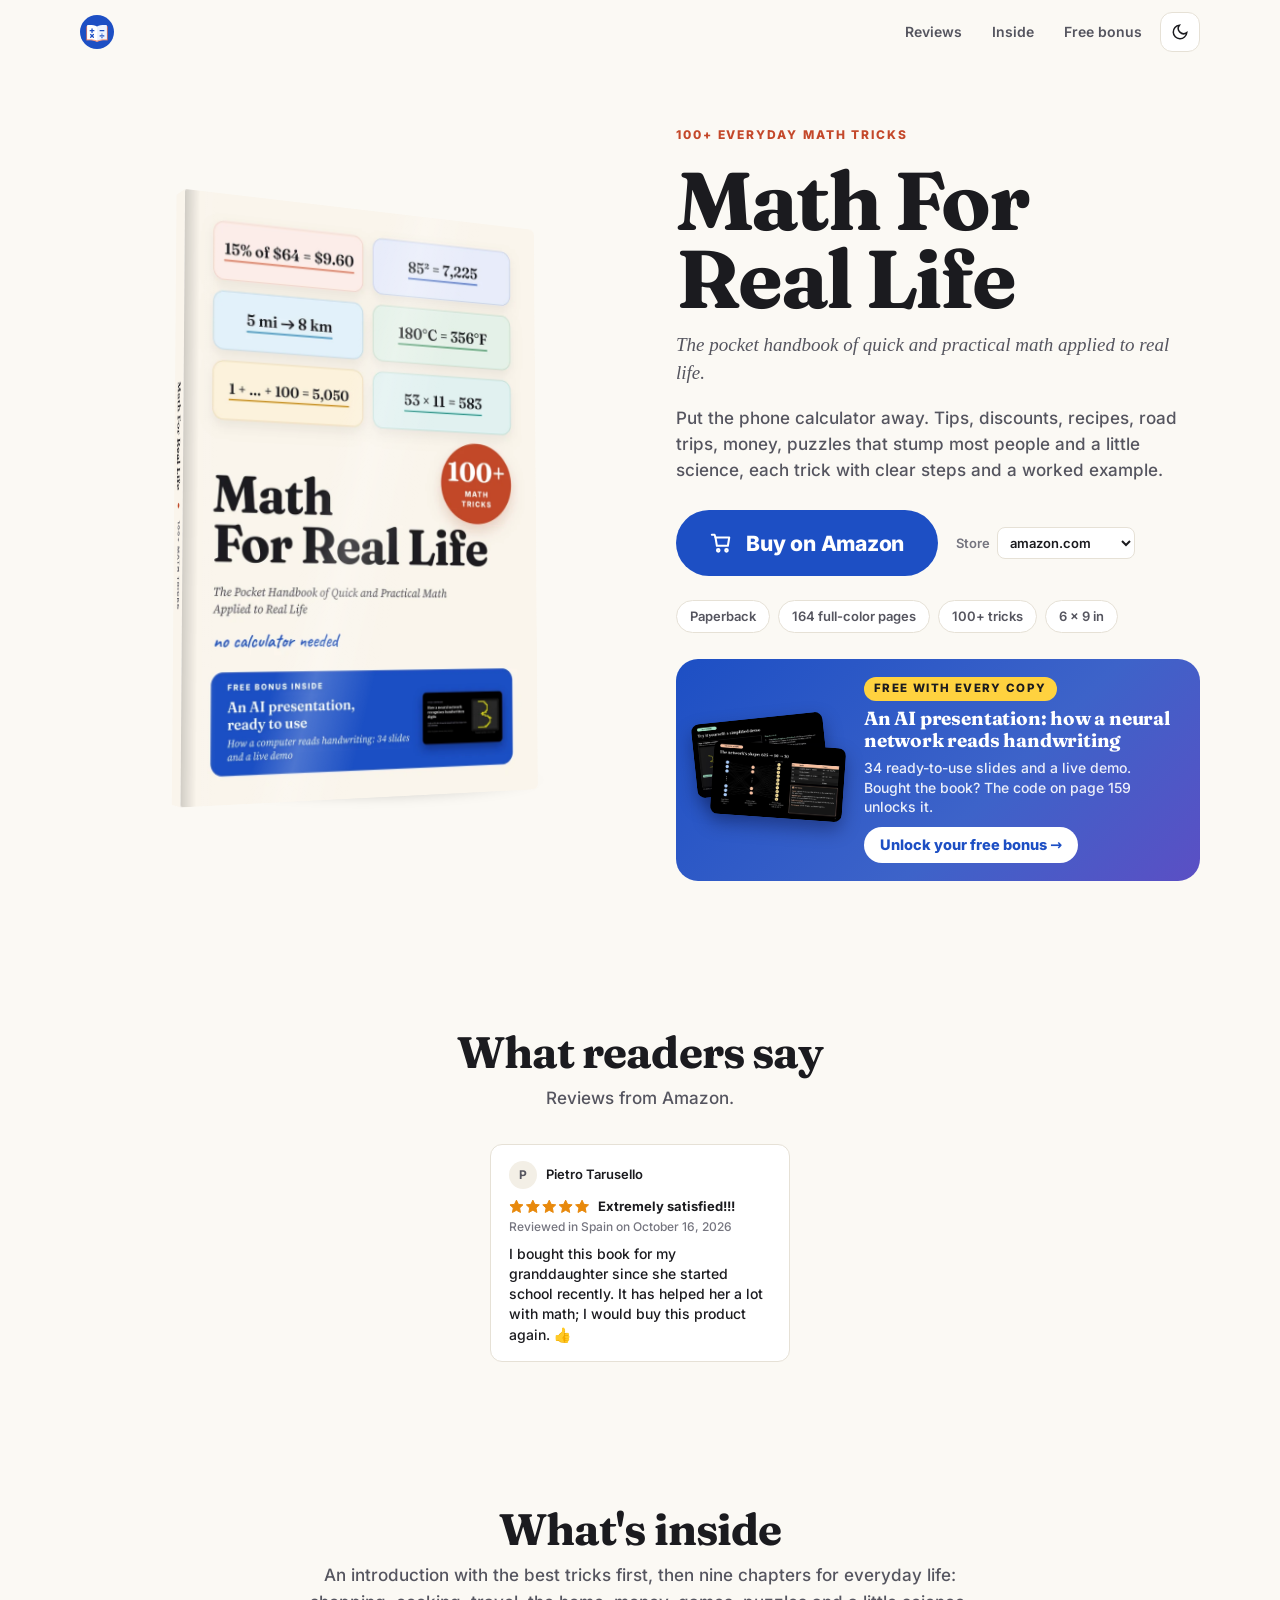
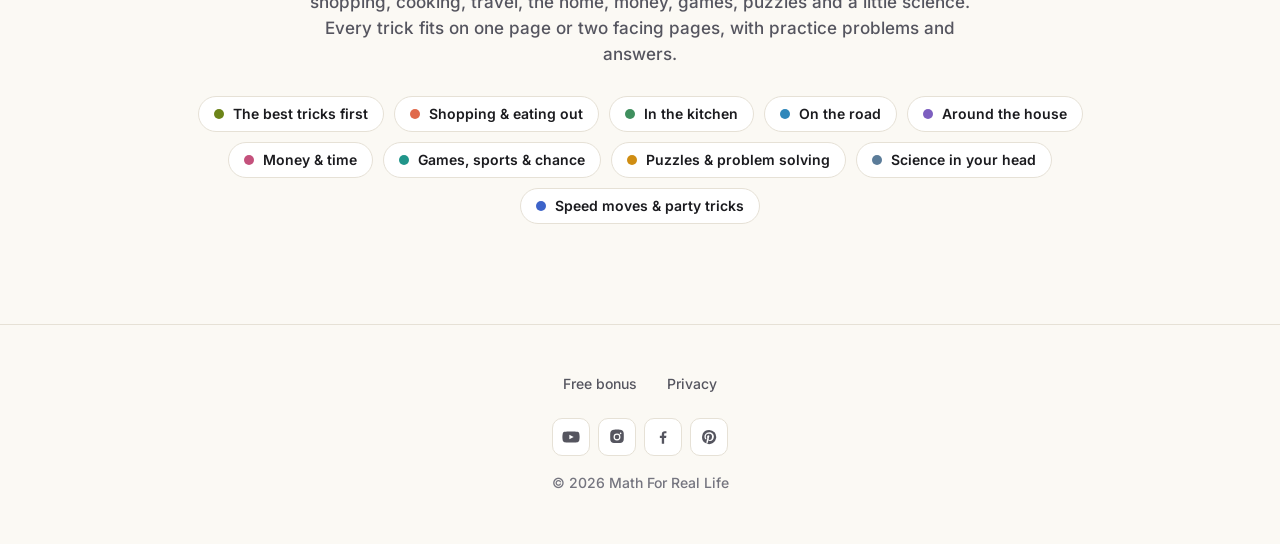
<file: index.html>
<!doctype html>
<html lang="en-US">
<head>
<meta charset="utf-8">
<meta name="viewport" content="width=device-width, initial-scale=1, viewport-fit=cover">
<title>Math For Real Life</title>
<meta name="description" content="A pocket handbook of quick, practical math for real life: over a hundred everyday tricks for shopping, cooking, travel, money, puzzles and more. Full color, with a free AI presentation.">
<meta property="og:title" content="Math For Real Life">
<meta property="og:description" content="Put the phone calculator away: 100+ quick, practical math tricks for everyday life.">
<meta property="og:image" content="https://mathforreallife.github.io/assets/img/og.jpg">
<meta property="og:url" content="https://mathforreallife.github.io/">
<meta property="og:type" content="book">
<meta name="theme-color" content="#1d4fc4">
<link rel="icon" href="/favicon.ico" sizes="any">
<link rel="icon" href="/assets/img/logo.svg" type="image/svg+xml">
<link rel="apple-touch-icon" href="/assets/img/logo-180.png">
<link rel="preload" href="/assets/img/cover-front.webp" as="image">
<link rel="stylesheet" href="/assets/css/site.css?v=ca81b74bdf">
<script src="/assets/js/config.js?v=df2440e069"></script>
<script src="/assets/js/site.js?v=1a71fcdc59" defer></script>
</head>
<body>
<header class="top"><div class="wrap">
  <a class="brand" href="/" aria-label="Math For Real Life: home"><img src="/assets/img/logo.svg" alt="Math For Real Life" width="34" height="34"></a>
  <nav class="nav">
    <a href="#reviews" class="hide-sm" data-reviews-link hidden>Reviews</a>
    <a href="#inside" class="hide-sm">Inside</a>
    <a href="/bonus/">Free bonus</a>
    <button class="theme-btn" type="button" aria-label="Switch light or dark theme" data-theme-toggle>
      <svg viewBox="0 0 24 24" fill="none" stroke="currentColor" stroke-width="2" stroke-linecap="round"><path d="M21 12.8A9 9 0 1 1 11.2 3a7 7 0 0 0 9.8 9.8z"/></svg>
    </button>
  </nav>
</div></header>

<main>
<section class="hero"><div class="wrap">
  <div class="stage" data-stage aria-label="The book Math For Real Life, in 3D">
    <div class="floor"></div>
    <div class="float">
      <div class="book" data-book>
        <div class="face f-front" role="img" aria-label="Front cover of Math For Real Life"></div>
        <div class="face f-back"></div>
        <div class="face f-spine"></div>
        <div class="face f-pages"></div>
        <div class="face f-top"></div>
        <div class="face f-bottom"></div>
      </div>
    </div>
  </div>
  <div class="pitch">
    <div class="kicker">100+ everyday math tricks</div>
    <h1>Math For Real Life</h1>
    <p class="sub">The pocket handbook of quick and practical math applied to real life.</p>
    <p class="lead">Put the phone calculator away. Tips, discounts, recipes, road trips, money, puzzles that stump most people and a little science, each trick with clear steps and a worked example.</p>
    <div class="buy-row">
      <a class="buy" data-buy href="#" rel="noopener">
        <svg viewBox="0 0 24 24" fill="none" stroke="currentColor" stroke-width="2.2" stroke-linecap="round" stroke-linejoin="round"><path d="M6 6h15l-1.5 9h-12z"/><path d="M6 6L5 3H2"/><circle cx="9" cy="20" r="1.4"/><circle cx="18" cy="20" r="1.4"/></svg>
        <span data-buy-label>Buy on Amazon</span>
      </a>
      <label class="store" data-store-wrap>Store
        <select data-store aria-label="Amazon store"></select>
      </label>
    </div>
    <div class="facts"><span>Paperback</span><span>164 full-color pages</span><span>100+ tricks</span><span>6 × 9 in</span></div>
    <a class="gift" href="/bonus/">
      <span class="gift-slides" aria-hidden="true">
        <img src="/assets/img/slide-c.jpg" alt="" width="720" height="405">
        <img src="/assets/img/slide-a.jpg" alt="" width="720" height="405">
      </span>
      <span class="gift-text">
        <span class="gift-tag">Free with every copy</span>
        <b>An AI presentation: how a neural network reads handwriting</b>
        <span class="gift-sub">34 ready-to-use slides and a live demo. Bought the book? The code on page 159 unlocks it.</span>
        <span class="gift-btn">Unlock your free bonus →</span>
      </span>
    </a>
  </div>
</div></section>

<section class="band" id="reviews" hidden><div class="wrap">
  <h2 data-reviews-title>What readers say</h2>
  <p class="intro" data-reviews-intro>Reviews from Amazon.</p>
</div>
  <div class="reviews"><div class="track" data-track></div></div>
</section>

<section class="band" id="inside"><div class="wrap">
  <h2>What's inside</h2>
  <p class="intro">An introduction with the best tricks first, then nine chapters for everyday life: shopping, cooking, travel, the home, money, games, puzzles and a little science. Every trick fits on one page or two facing pages, with practice problems and answers.</p>
  <div class="chapters">
    <span><i style="background:#6c8419"></i>The best tricks first</span>
    <span><i style="background:#e0694b"></i>Shopping &amp; eating out</span>
    <span><i style="background:#3f8f5e"></i>In the kitchen</span>
    <span><i style="background:#2f87ba"></i>On the road</span>
    <span><i style="background:#7d5fc0"></i>Around the house</span>
    <span><i style="background:#c4517c"></i>Money &amp; time</span>
    <span><i style="background:#20958a"></i>Games, sports &amp; chance</span>
    <span><i style="background:#cf8d12"></i>Puzzles &amp; problem solving</span>
    <span><i style="background:#5b7c99"></i>Science in your head</span>
    <span><i style="background:#3d63c9"></i>Speed moves &amp; party tricks</span>
  </div>
</div></section>

</main>

<footer><div class="wrap">
  <div>© 2026 Math For Real Life</div>
  <nav><a href="/bonus/">Free bonus</a><a href="/privacy/">Privacy</a><a href="/legal/" data-legal-link hidden>Legal notice</a></nav>
  <div class="socials" data-socials></div>
</div></footer>
</body>
</html>
</file>
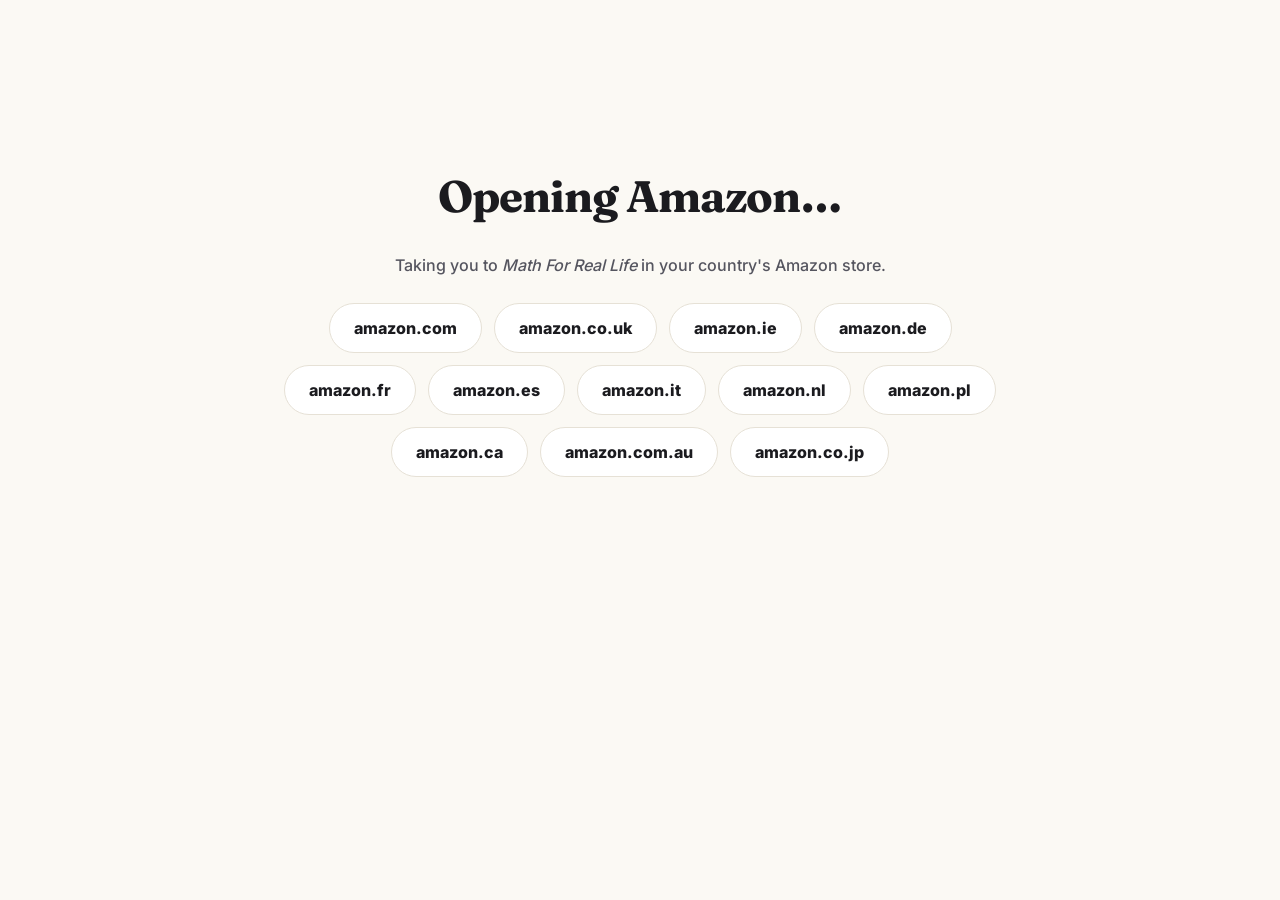
<file: amazon/index.html>
<!doctype html>
<html lang="en-US">
<head>
<meta charset="utf-8">
<meta name="viewport" content="width=device-width, initial-scale=1">
<meta name="robots" content="noindex">
<title>Math For Real Life</title>
<link rel="icon" href="/favicon.ico" sizes="any">
<link rel="stylesheet" href="/assets/css/site.css?v=ca81b74bdf">
<script src="/assets/js/config.js?v=df2440e069"></script>
<script src="/assets/js/site.js?v=1a71fcdc59" defer></script>
</head>
<body data-no-track>
<!-- One link for every country: opens the book in the visitor's own Amazon store. -->
<main class="wrap page-text center-page">
  <h1>Opening Amazon…</h1>
  <p>Taking you to <i>Math For Real Life</i> in your country's Amazon store.</p>
  <p class="actions404" data-list></p>
</main>
<script>
document.addEventListener("DOMContentLoaded", function () {
  var C = window.MFRL || {}, done = false;
  var list = document.querySelector("[data-list]");
  (C.stores || []).filter(function (s) { return s.url; }).forEach(function (s) {
    var a = document.createElement("a"); a.href = s.url; a.className = "btn-ghost"; a.textContent = s.name; list.appendChild(a);
  });
  function go(s) {
    if (done || !s) return;
    done = true;
    if (window.MFRLtrack) window.MFRLtrack("amazon", s.code + " via /amazon/");
    setTimeout(function () { location.replace(s.url); }, 150);
  }
  var first = null;
  if (window.MFRLpickStore) window.MFRLpickStore(function (s, fromCountry) { if (fromCountry) go(s); else first = s; });
  setTimeout(function () { go(first); }, 2100);  // no country answer: use the browser language
});
</script>
</body>
</html>
</file>
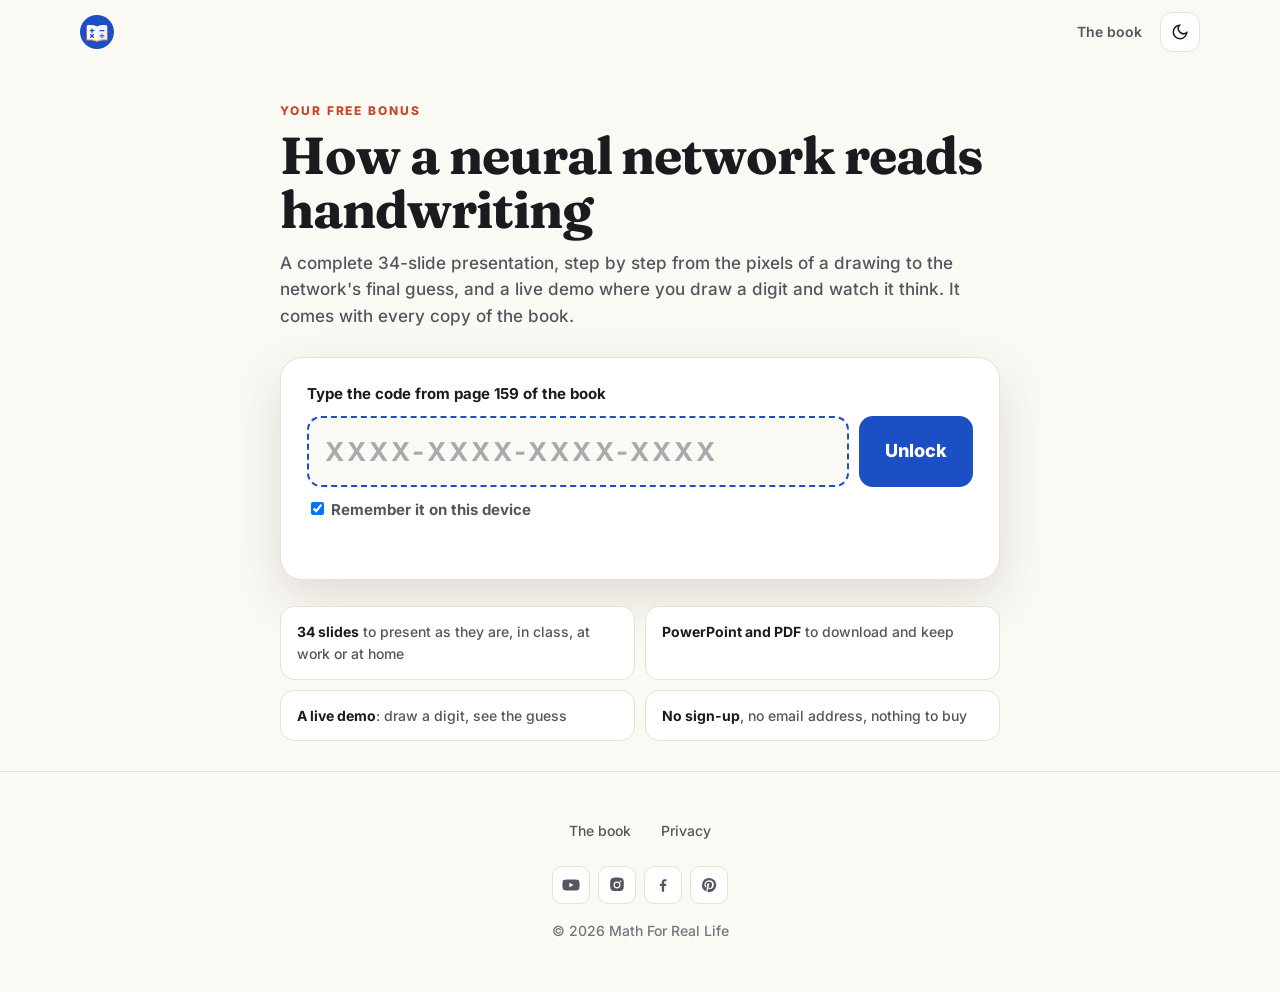
<file: bonus/index.html>
<!doctype html>
<html lang="en-US">
<head>
<meta charset="utf-8">
<meta name="viewport" content="width=device-width, initial-scale=1, viewport-fit=cover">
<title>Math For Real Life</title>
<meta name="description" content="Unlock the free bonus that comes with Math For Real Life: a 34-slide presentation on how a neural network reads handwriting, and a live demo.">
<meta name="theme-color" content="#1d4fc4">
<link rel="icon" href="/favicon.ico" sizes="any">
<link rel="icon" href="/assets/img/logo.svg" type="image/svg+xml">
<link rel="stylesheet" href="/assets/css/site.css?v=ca81b74bdf">
<link rel="stylesheet" href="/assets/css/bonus.css?v=ba10a1fafd">
<script src="/assets/js/config.js?v=df2440e069"></script>
<script src="/assets/js/site.js?v=1a71fcdc59" defer></script>
<script src="/assets/js/bonus.js?v=3cd22d456d" defer></script>
</head>
<body>
<header class="top"><div class="wrap">
  <a class="brand" href="/" aria-label="Math For Real Life: home"><img src="/assets/img/logo.svg" alt="Math For Real Life" width="34" height="34"></a>
  <nav class="nav">
    <a href="/">The book</a>
    <button class="theme-btn" type="button" aria-label="Switch light or dark theme" data-theme-toggle>
      <svg viewBox="0 0 24 24" fill="none" stroke="currentColor" stroke-width="2" stroke-linecap="round"><path d="M21 12.8A9 9 0 1 1 11.2 3a7 7 0 0 0 9.8 9.8z"/></svg>
    </button>
  </nav>
</div></header>

<main class="wrap">
  <section class="unlock" data-lock>
    <div class="kicker">Your free bonus</div>
    <h1>How a neural network reads handwriting</h1>
    <p class="lead">A complete 34-slide presentation, step by step from the pixels of a drawing to the network's final guess, and a live demo where you draw a digit and watch it think. It comes with every copy of the book.</p>
    <form class="codeform" data-form autocomplete="off">
      <label for="code">Type the code from page 159 of the book</label>
      <div class="row">
        <input id="code" name="code" inputmode="text" autocapitalize="characters" spellcheck="false" maxlength="19" placeholder="XXXX-XXXX-XXXX-XXXX" required>
        <button type="submit" data-submit>Unlock</button>
      </div>
      <label class="remember"><input type="checkbox" data-remember checked> Remember it on this device</label>
      <p class="msg" data-msg role="status" aria-live="polite"></p>
    </form>
    <ul class="perks">
      <li><b>34 slides</b> to present as they are, in class, at work or at home</li>
      <li><b>PowerPoint and PDF</b> to download and keep</li>
      <li><b>A live demo</b>: draw a digit, see the guess</li>
      <li><b>No sign-up</b>, no email address, nothing to buy</li>
    </ul>
  </section>

  <section class="viewer" data-viewer hidden>
    <div class="vhead">
      <div><div class="kicker">Unlocked</div><h1>How a neural network reads handwriting</h1></div>
      <div class="actions" data-actions></div>
    </div>
    <div class="screen" data-screen>
      <img data-slide alt="">
      <button class="nav-btn prev" type="button" data-prev aria-label="Previous slide">‹</button>
      <button class="nav-btn next" type="button" data-next aria-label="Next slide">›</button>
      <button class="fs" type="button" data-fs aria-label="Full screen">⤢</button>
    </div>
    <div class="vbar">
      <span data-count>1 / 34</span>
      <input type="range" min="1" max="34" value="1" data-range aria-label="Go to slide">
      <span class="tip">← → keys or swipe</span>
    </div>
  </section>
</main>

<footer><div class="wrap">
  <div>© 2026 Math For Real Life</div>
  <nav><a href="/">The book</a><a href="/privacy/">Privacy</a><a href="/legal/" data-legal-link hidden>Legal notice</a></nav>
  <div class="socials" data-socials></div>
</div></footer>
</body>
</html>
</file>
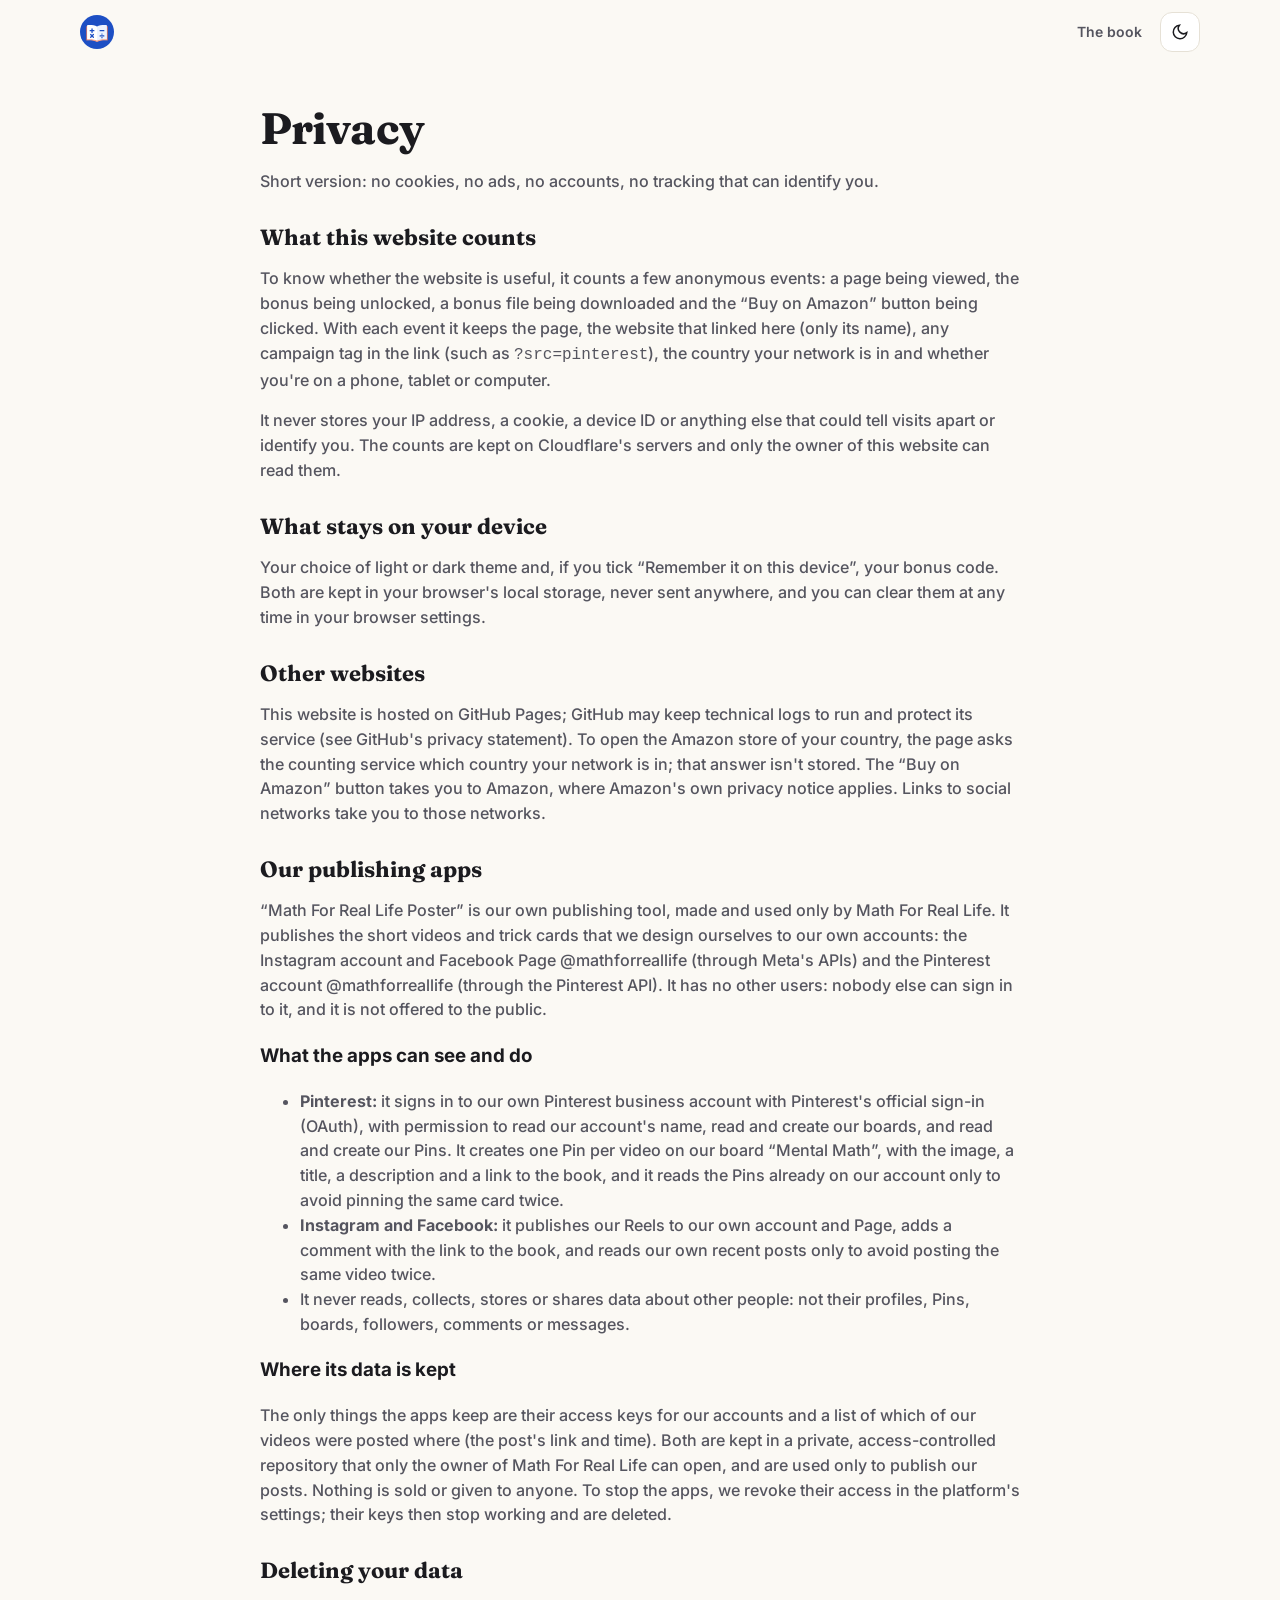
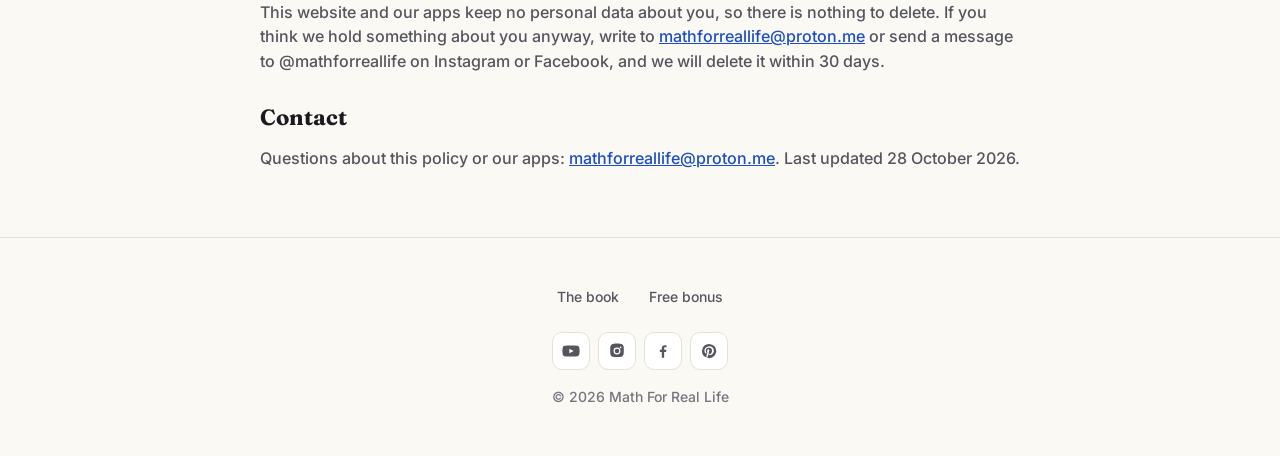
<file: privacy/index.html>
<!doctype html>
<html lang="en-US">
<head>
<meta charset="utf-8">
<meta name="viewport" content="width=device-width, initial-scale=1">
<title>Math For Real Life</title>
<link rel="icon" href="/favicon.ico" sizes="any">
<link rel="stylesheet" href="/assets/css/site.css?v=ca81b74bdf">
<script src="/assets/js/config.js?v=df2440e069"></script>
<script src="/assets/js/site.js?v=1a71fcdc59" defer></script>
</head>
<body>
<header class="top"><div class="wrap">
  <a class="brand" href="/" aria-label="Math For Real Life: home"><img src="/assets/img/logo.svg" alt="Math For Real Life" width="34" height="34"></a>
  <nav class="nav"><a href="/">The book</a><button class="theme-btn" type="button" aria-label="Switch light or dark theme" data-theme-toggle><svg viewBox="0 0 24 24" fill="none" stroke="currentColor" stroke-width="2" stroke-linecap="round"><path d="M21 12.8A9 9 0 1 1 11.2 3a7 7 0 0 0 9.8 9.8z"/></svg></button></nav>
</div></header>
<main class="wrap page-text">
  <h1>Privacy</h1>
  <p>Short version: no cookies, no ads, no accounts, no tracking that can identify you.</p>
  <h2>What this website counts</h2>
  <p>To know whether the website is useful, it counts a few anonymous events: a page being viewed, the bonus being unlocked,
    a bonus file being downloaded and the “Buy on Amazon” button being clicked. With each event it keeps the page, the website
    that linked here (only its name), any campaign tag in the link (such as <code>?src=pinterest</code>), the country your
    network is in and whether you're on a phone, tablet or computer.</p>
  <p>It never stores your IP address, a cookie, a device ID or anything else that could tell visits apart or identify you.
    The counts are kept on Cloudflare's servers and only the owner of this website can read them.</p>
  <h2>What stays on your device</h2>
  <p>Your choice of light or dark theme and, if you tick “Remember it on this device”, your bonus code. Both are kept in your
    browser's local storage, never sent anywhere, and you can clear them at any time in your browser settings.</p>
  <h2>Other websites</h2>
  <p>This website is hosted on GitHub Pages; GitHub may keep technical logs to run and protect its service (see GitHub's privacy
    statement). To open the Amazon store of your country, the page asks the counting service which country your network is in; that answer isn't stored. The “Buy on Amazon” button takes you to Amazon, where Amazon's own privacy notice applies. Links to social
    networks take you to those networks.</p>
  <h2 id="apps">Our publishing apps</h2>
  <p>“Math For Real Life Poster” is our own publishing tool, made and used only by Math For Real Life. It publishes the short
    videos and trick cards that we design ourselves to our own accounts: the Instagram account and Facebook Page
    @mathforreallife (through Meta's APIs) and the Pinterest account @mathforreallife (through the Pinterest API). It has no
    other users: nobody else can sign in to it, and it is not offered to the public.</p>
  <h3 id="pinterest">What the apps can see and do</h3>
  <ul>
    <li><strong>Pinterest:</strong> it signs in to our own Pinterest business account with Pinterest's official sign-in
      (OAuth), with permission to read our account's name, read and create our boards, and read and create our Pins. It creates
      one Pin per video on our board “Mental Math”, with the image, a title, a description and a link to the book, and it
      reads the Pins already on our account only to avoid pinning the same card twice.</li>
    <li><strong>Instagram and Facebook:</strong> it publishes our Reels to our own account and Page, adds a comment with the
      link to the book, and reads our own recent posts only to avoid posting the same video twice.</li>
    <li>It never reads, collects, stores or shares data about other people: not their profiles, Pins, boards, followers,
      comments or messages.</li>
  </ul>
  <h3>Where its data is kept</h3>
  <p>The only things the apps keep are their access keys for our accounts and a list of which of our videos were posted where
    (the post's link and time). Both are kept in a private, access-controlled repository that only the owner of Math For Real
    Life can open, and are used only to publish our posts. Nothing is sold or given to anyone. To stop the apps, we revoke their
    access in the platform's settings; their keys then stop working and are deleted.</p>
  <h2 id="data-deletion">Deleting your data</h2>
  <p>This website and our apps keep no personal data about you, so there is nothing to delete. If you think we hold something
    about you anyway, write to <a href="mailto:mathforreallife@proton.me">mathforreallife@proton.me</a> or send a message to
    @mathforreallife on Instagram or Facebook, and we will delete it within 30 days.</p>
  <h2 id="contact">Contact</h2>
  <p>Questions about this policy or our apps: <a href="mailto:mathforreallife@proton.me">mathforreallife@proton.me</a>.
    Last updated 28 October 2026.</p>
</main>
<footer><div class="wrap"><div>© 2026 Math For Real Life</div><nav><a href="/">The book</a><a href="/bonus/">Free bonus</a><a href="/legal/" data-legal-link hidden>Legal notice</a></nav><div class="socials" data-socials></div></div></footer>
</body>
</html>
</file>
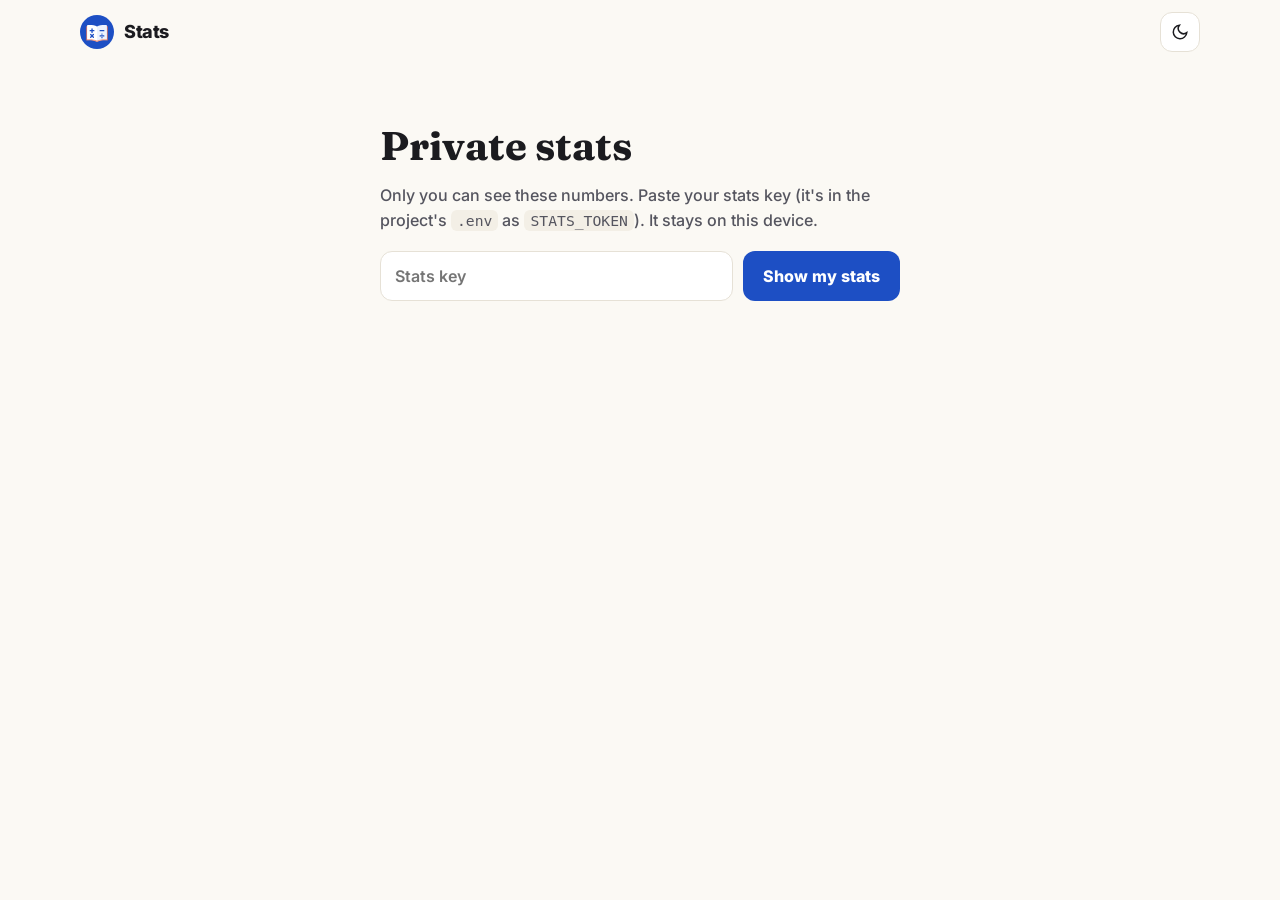
<file: stats/index.html>
<!doctype html>
<html lang="en-US">
<head>
<meta charset="utf-8">
<meta name="viewport" content="width=device-width, initial-scale=1">
<meta name="robots" content="noindex, nofollow">
<title>Stats · Math For Real Life</title>
<link rel="icon" href="/favicon.ico" sizes="any">
<link rel="stylesheet" href="/assets/css/site.css?v=ca81b74bdf">
<link rel="stylesheet" href="/assets/css/stats.css?v=978fcf9c24">
<script src="/assets/js/config.js?v=df2440e069"></script>
<script src="/assets/js/site.js?v=1a71fcdc59" defer></script>
<script src="/assets/js/stats.js?v=09e5aa2176" defer></script>
</head>
<body data-no-track>
<header class="top"><div class="wrap">
  <a class="brand" href="/"><img src="/assets/img/logo.svg" alt="" width="34" height="34">Stats</a>
  <nav class="nav">
    <button class="link-btn" type="button" data-signout hidden>Sign out</button>
    <button class="theme-btn" type="button" aria-label="Switch light or dark theme" data-theme-toggle>
      <svg viewBox="0 0 24 24" fill="none" stroke="currentColor" stroke-width="2" stroke-linecap="round"><path d="M21 12.8A9 9 0 1 1 11.2 3a7 7 0 0 0 9.8 9.8z"/></svg>
    </button>
  </nav>
</div></header>

<main class="wrap viz-root">
  <section class="login" data-login hidden>
    <h1>Private stats</h1>
    <p>Only you can see these numbers. Paste your stats key (it's in the project's <code>.env</code> as <code>STATS_TOKEN</code>). It stays on this device.</p>
    <form data-loginform><input type="password" data-token placeholder="Stats key" autocomplete="current-password" required><button type="submit">Show my stats</button></form>
    <p class="err" data-loginerr></p>
  </section>

  <section data-dash hidden>
    <section class="kdp-link">
      <div>
        <h2>Book sales</h2>
        <p>Paperbacks sold, orders and royalties are on KDP's own reports dashboard.</p>
      </div>
      <a class="kdp-btn" href="https://kdpreports.amazon.com/dashboard" target="_blank" rel="noopener noreferrer">Open KDP Reports
        <svg viewBox="0 0 24 24" width="16" height="16" fill="none" stroke="currentColor" stroke-width="2.4" stroke-linecap="round" stroke-linejoin="round" aria-hidden="true"><path d="M7 17 17 7M9 7h8v8"/></svg></a>
    </section>

    <section class="social-links">
      <div>
        <h2>Social media</h2>
        <p>Views, followers and watch time are in each platform's own dashboard (sign in with the Math For Real Life account).</p>
      </div>
      <div class="social-grid">
        <a class="social-btn" href="https://studio.youtube.com/" target="_blank" rel="noopener noreferrer"><span><b>YouTube</b><small>YouTube Studio</small></span><svg viewBox="0 0 24 24" width="14" height="14" fill="none" stroke="currentColor" stroke-width="2.4" stroke-linecap="round" stroke-linejoin="round" aria-hidden="true"><path d="M7 17 17 7M9 7h8v8"/></svg></a>
        <a class="social-btn" href="https://business.facebook.com/latest/insights/overview?business_id=1461257242550808&amp;asset_id=1492212613966563" target="_blank" rel="noopener noreferrer"><span><b>Instagram &amp; Facebook</b><small>Meta Business Suite</small></span><svg viewBox="0 0 24 24" width="14" height="14" fill="none" stroke="currentColor" stroke-width="2.4" stroke-linecap="round" stroke-linejoin="round" aria-hidden="true"><path d="M7 17 17 7M9 7h8v8"/></svg></a>
        <a class="social-btn" href="https://analytics.pinterest.com/" target="_blank" rel="noopener noreferrer"><span><b>Pinterest</b><small>Pinterest Analytics</small></span><svg viewBox="0 0 24 24" width="14" height="14" fill="none" stroke="currentColor" stroke-width="2.4" stroke-linecap="round" stroke-linejoin="round" aria-hidden="true"><path d="M7 17 17 7M9 7h8v8"/></svg></a>
      </div>
    </section>

    <h2 class="sec-title">Website</h2>
    <div class="filters" role="group" aria-label="Date range">
      <button type="button" data-days="7">Last 7 days</button>
      <button type="button" data-days="30" aria-pressed="true">Last 30 days</button>
      <button type="button" data-days="90">Last 90 days</button>
      <button type="button" data-days="365">Last 12 months</button>
      <span class="since" data-since></span>
    </div>
    <div class="tiles" data-tiles></div>
    <div class="grid">
      <article class="card wide" data-chart="views"></article>
      <article class="card" data-chart="unlocks"></article>
      <article class="card" data-chart="amazon"></article>
      <article class="card" data-chart="params"></article>
      <article class="card" data-chart="refs"></article>
      <article class="card" data-chart="countries"></article>
      <article class="card" data-chart="devices"></article>
      <article class="card" data-chart="pages"></article>
      <article class="card" data-chart="stores"></article>
    </div>
    <aside class="howto">
      <h2>Tracking a link</h2>
      <p>Add <code>?src=</code> and a name to any link you share, and the visits show up under “Traffic from your links”. For example
      <code>https://mathforreallife.github.io/?src=pinterest</code> or <code>?src=newsletter</code>. Longer UTM tags
      (<code>utm_source</code>, <code>utm_medium</code>, <code>utm_campaign</code>) work too. Visits are counted without cookies or IP addresses.</p>
    </aside>
  </section>
  <div class="tooltip" data-tip role="tooltip" hidden></div>
</main>
</body>
</html>
</file>
<file: assets/css/site.css>
/* Math For Real Life: website styles. Light and dark themes follow the device; the toggle overrides it. */
@font-face { font-family: 'Fraunces'; font-weight: 600; font-display: swap; src: url('../fonts/fraunces-600.woff2') format('woff2'); }
@font-face { font-family: 'Fraunces'; font-weight: 700; font-display: swap; src: url('../fonts/fraunces-700.woff2') format('woff2'); }
@font-face { font-family: 'Inter'; font-weight: 500; font-display: swap; src: url('../fonts/inter-500.woff2') format('woff2'); }
@font-face { font-family: 'Inter'; font-weight: 600; font-display: swap; src: url('../fonts/inter-600.woff2') format('woff2'); }
@font-face { font-family: 'Inter'; font-weight: 700; font-display: swap; src: url('../fonts/inter-700.woff2') format('woff2'); }
@font-face { font-family: 'Inter'; font-weight: 800; font-display: swap; src: url('../fonts/inter-800.woff2') format('woff2'); }
@font-face { font-family: 'Caveat'; font-weight: 600; font-display: swap; src: url('../fonts/caveat-600.woff2') format('woff2'); }

:root {
  color-scheme: light;
  --bg: #fbf9f4; --bg2: #f3efe6; --card: #ffffff; --line: #e6e1d6; --ink: #1b1b1f; --soft: #55555f; --muted: #75757f;
  --pen: #1d4fc4; --pen-ink: #1d4fc4; --pen-soft: #e8eefb; --coral: #c4482a; --star: #e8890c;
  --shadow: 0 18px 50px rgba(60, 50, 30, .14); --radius: 18px;
  --display: 'Fraunces', Georgia, serif; --ui: 'Inter', system-ui, -apple-system, 'Segoe UI', Arial, sans-serif; --hand: 'Caveat', cursive;
}
@media (prefers-color-scheme: dark) {
  :root:where(:not([data-theme="light"])) {
    color-scheme: dark;
    --bg: #131316; --bg2: #1b1b20; --card: #1e1e24; --line: #2e2e36; --ink: #f2f1ee; --soft: #c4c3cc; --muted: #9a99a3;
    --pen: #4d7cf0; --pen-ink: #8eabf7; --pen-soft: #1f2a48; --coral: #e0694b; --star: #f2a43a; --shadow: 0 18px 50px rgba(0, 0, 0, .45);
  }
}
:root[data-theme="dark"] {
  color-scheme: dark;
  --bg: #131316; --bg2: #1b1b20; --card: #1e1e24; --line: #2e2e36; --ink: #f2f1ee; --soft: #c4c3cc; --muted: #9a99a3;
  --pen: #4d7cf0; --pen-ink: #8eabf7; --pen-soft: #1f2a48; --coral: #e0694b; --star: #f2a43a; --shadow: 0 18px 50px rgba(0, 0, 0, .45);
}

* { box-sizing: border-box; }
html { -webkit-text-size-adjust: 100%; }
body { margin: 0; background: var(--bg); color: var(--ink); font: 500 16px/1.55 var(--ui); overflow-x: hidden; }
a { color: var(--pen-ink); }
img { max-width: 100%; }
.wrap { width: min(1120px, 100% - 40px); margin: 0 auto; }
html { -webkit-tap-highlight-color: transparent; }
.sr { position: absolute; width: 1px; height: 1px; overflow: hidden; clip: rect(0 0 0 0); white-space: nowrap; }
:focus-visible { outline: 3px solid var(--pen); outline-offset: 3px; border-radius: 6px; }

/* header */
.top { position: sticky; top: 0; z-index: 20; background: color-mix(in srgb, var(--bg) 88%, transparent); backdrop-filter: blur(10px); border-bottom: 1px solid transparent; transition: border-color .2s; }
.top.scrolled { border-bottom-color: var(--line); }
.top .wrap { display: flex; align-items: center; justify-content: space-between; height: 64px; }
.brand { display: flex; align-items: center; gap: 10px; text-decoration: none; color: var(--ink); font: 800 18px/1 var(--ui); letter-spacing: -.025em; white-space: nowrap; }
.brand img { width: 34px; height: 34px; border-radius: 50%; }
.nav { display: flex; align-items: center; gap: 6px; }
.nav a { text-decoration: none; color: var(--soft); font: 600 14px/1 var(--ui); padding: 10px 12px; border-radius: 10px; }
.nav a:hover { color: var(--ink); background: var(--bg2); }
.theme-btn { width: 40px; height: 40px; border-radius: 12px; border: 1px solid var(--line); background: var(--card); color: var(--ink); cursor: pointer; display: grid; place-items: center; }
.theme-btn svg { width: 18px; height: 18px; }

/* hero */
.hero { position: relative; padding: 18px 0 40px; }
.hero .wrap { display: grid; grid-template-columns: 1.08fr 1fr; align-items: center; gap: 30px; min-height: calc(100vh - 64px); min-height: calc(100svh - 64px); }
.stage { position: relative; display: grid; place-items: center; perspective: 1700px; height: min(78vh, 720px); touch-action: pan-y; cursor: grab; user-select: none; }
.stage:active { cursor: grabbing; }
.floor { position: absolute; left: 50%; bottom: 7%; width: 64%; height: 46px; transform: translateX(-50%); background: radial-gradient(closest-side, rgba(0,0,0,.28), transparent); filter: blur(4px); }
:root[data-theme="dark"] .floor { background: radial-gradient(closest-side, rgba(0,0,0,.65), transparent); }
@media (prefers-color-scheme: dark) { :root:where(:not([data-theme="light"])) .floor { background: radial-gradient(closest-side, rgba(0,0,0,.65), transparent); } }
.book { --w: min(390px, 40vw); --h: calc(var(--w) * 1.5); --d: calc(var(--w) * .0615); position: relative; width: var(--w); height: var(--h); transform-style: preserve-3d;
  transform: rotateX(var(--rx, 4deg)) rotateY(var(--ry, 26deg)); transition: transform .9s cubic-bezier(.2, .8, .2, 1); }
.book.dragging { transition: none; }
.float { animation: float 6s ease-in-out infinite; transform-style: preserve-3d; }
@keyframes float { 0%, 100% { transform: translateY(0); } 50% { transform: translateY(-10px); } }
.face { position: absolute; backface-visibility: hidden; }
.f-front, .f-back { inset: 0; background-size: cover; background-position: center; border-radius: 2px 6px 6px 2px; }
.f-front { transform: translateZ(calc(var(--d) / 2)); background-image: url('../img/cover-front.webp'); }
.f-front::after { content: ''; position: absolute; inset: 0; border-radius: inherit; background: linear-gradient(105deg, rgba(255,255,255,.0) 0 40%, rgba(255,255,255,.22) 48%, rgba(255,255,255,0) 60%), linear-gradient(90deg, rgba(0,0,0,.16), rgba(0,0,0,0) 4%, rgba(255,255,255,.08) 6%, rgba(0,0,0,0) 9%); }
.f-back { transform: rotateY(180deg) translateZ(calc(var(--d) / 2)); background-image: url('../img/cover-back.webp'); }
.f-spine { width: var(--d); height: var(--h); left: calc((var(--w) - var(--d)) / 2); transform: rotateY(-90deg) translateZ(calc(var(--w) / 2)); background: url('../img/spine.webp') center / 100% 100%; }
.f-pages { width: var(--d); height: calc(var(--h) - 8px); top: 4px; left: calc((var(--w) - var(--d)) / 2); transform: rotateY(90deg) translateZ(calc(var(--w) / 2 - 3px));
  background: repeating-linear-gradient(90deg, #f7f4ec 0 1.5px, #e7e2d6 1.5px 2.5px); }
.f-top, .f-bottom { width: calc(var(--w) - 6px); height: var(--d); top: calc((var(--h) - var(--d)) / 2); left: 0;
  background: repeating-linear-gradient(0deg, #f7f4ec 0 1.5px, #e7e2d6 1.5px 2.5px); }
.f-top { transform: rotateX(90deg) translateZ(calc(var(--h) / 2 - 3px)); }
.f-bottom { transform: rotateX(-90deg) translateZ(calc(var(--h) / 2 - 3px)); }

.pitch .kicker { display: inline-flex; align-items: center; gap: 8px; font: 800 12px/1 var(--ui); letter-spacing: .16em; text-transform: uppercase; color: var(--coral); }
.pitch h1 { font: 700 clamp(46px, 6.4vw, 84px)/.95 var(--display); letter-spacing: -.03em; margin: 16px 0 14px; }
.pitch .sub { font: italic 400 19px/1.45 Georgia, 'Times New Roman', serif; color: var(--soft); margin: 0 0 18px; max-width: 30em; }
.pitch .lead { font-size: 17px; color: var(--soft); margin: 0 0 26px; max-width: 32em; }
.buy { display: inline-flex; align-items: center; gap: 14px; background: var(--pen); color: #fff; text-decoration: none; border: 0; cursor: pointer;
  font: 800 21px/1 var(--ui); letter-spacing: -.01em; padding: 22px 34px; border-radius: 999px; box-shadow: none;
}
.buy, .gift { transition: transform .2s cubic-bezier(.2, .8, .2, 1); will-change: transform; }
/* buttons rise under the mouse (and while pressed on touch screens); no shadow at all, so there is no glow (owner, 16 Oct 2026) */
@media (hover: hover) { .buy:hover, .gift:hover { transform: translateY(-5px); } }
.buy:active, .gift:active { transform: translateY(-3px); }
.buy svg { width: 22px; height: 22px; }
.buy[aria-disabled="true"] { background: var(--soft); box-shadow: none; cursor: default; transform: none; }
.buy-row { display: flex; flex-wrap: wrap; align-items: center; gap: 14px 18px; }
.store { font: 600 13px/1.3 var(--ui); color: var(--muted); }
.store select { font: 600 13px var(--ui); color: var(--ink); background: var(--card); border: 1px solid var(--line); border-radius: 8px; padding: 6px 8px; margin-left: 4px; }
.facts { display: flex; flex-wrap: wrap; gap: 8px; margin-top: 24px; }
.facts span { font: 600 13px/1 var(--ui); color: var(--soft); background: var(--card); border: 1px solid var(--line); border-radius: 999px; padding: 9px 13px; }
.gift { display: grid; grid-template-columns: 150px 1fr; gap: 20px; align-items: center; margin-top: 26px; max-width: 560px; padding: 18px 22px 18px 18px;
  border-radius: 22px; text-decoration: none; color: #fff; background: linear-gradient(135deg, #1d4fc4, #3d63c9 60%, #5b4fc4);
  box-shadow: none; text-align: left; }
.gift-slides { position: relative; height: 104px; }
.gift-slides img { position: absolute; width: 132px; height: auto; aspect-ratio: 16 / 9; border-radius: 8px; box-shadow: 0 8px 18px rgba(0, 0, 30, .35); }
.gift-slides img:nth-child(1) { left: 0; top: 0; transform: rotate(-6deg); }
.gift-slides img:nth-child(2) { left: 18px; top: 26px; transform: rotate(4deg); }
.gift-text { display: flex; flex-direction: column; gap: 6px; min-width: 0; }
.gift-tag { align-self: flex-start; background: #ffd23f; color: #1b1b1f; font: 800 11.5px/1 var(--ui); letter-spacing: .12em; text-transform: uppercase; padding: 6px 10px; border-radius: 999px; }
.gift-text b { font: 700 19px/1.2 var(--display); letter-spacing: -.01em; }
.gift-sub { font: 500 14px/1.4 var(--ui); color: rgba(255, 255, 255, .9); }
.gift-btn { align-self: flex-start; margin-top: 4px; background: #fff; color: #1d4fc4; font: 800 14.5px/1 var(--ui); padding: 11px 16px; border-radius: 999px; }

/* sections */
section.band { padding: 70px 0; scroll-margin-top: 64px; text-align: center; }
.band h2 { font: 700 clamp(30px, 4vw, 44px)/1.05 var(--display); letter-spacing: -.02em; margin: 0 0 10px; }
.band .intro { color: var(--soft); margin: 0 auto 28px; max-width: 40em; font-size: 17px; }
.chapters { display: flex; flex-wrap: wrap; justify-content: center; gap: 10px; max-width: 940px; margin: 0 auto; }
.chapters span { display: inline-flex; align-items: center; gap: 9px; background: var(--card); border: 1px solid var(--line); border-radius: 999px; padding: 10px 15px; font: 600 14px/1 var(--ui); }
.chapters i { width: 10px; height: 10px; border-radius: 50%; display: inline-block; }

/* reviews: Amazon-style cards, scrolling sideways at a steady pace */
.reviews { overflow: hidden; mask-image: linear-gradient(90deg, transparent, #000 6%, #000 94%, transparent); }
.track { display: flex; gap: 16px; width: max-content; animation: scroll var(--dur, 40s) linear infinite; }
/* pause on mouse hover only: on touch screens a tap counts as a hover that never ends, which froze the scroller */
@media (hover: hover) and (pointer: fine) { .reviews:hover .track { animation-play-state: paused; } }
@keyframes scroll { to { transform: translateX(calc(-50% - 8px)); } }
.reviews.few { mask-image: none; }
.reviews.few .track { animation: none; width: auto; flex-wrap: wrap; justify-content: center; padding: 4px 16px; }
@media (prefers-reduced-motion: reduce) { .track { animation: none; } .reviews { overflow-x: auto; } .float { animation: none; } }
.review { width: min(300px, 78vw); flex: 0 0 auto; text-align: left; background: var(--card); border: 1px solid var(--line); border-radius: 12px; padding: 16px 18px; font-size: 14px; line-height: 1.45; }
.review .who { display: flex; align-items: center; gap: 9px; font: 600 13px/1 var(--ui); }
.review .av { width: 28px; height: 28px; border-radius: 50%; background: var(--bg2); color: var(--soft); display: grid; place-items: center; font: 700 12px/1 var(--ui); }
.review .stars { display: flex; align-items: center; gap: 7px; margin-top: 10px; }
.review .stars svg { width: 82px; height: 15px; }
.review .stars b { font: 700 13px/1.2 var(--ui); }
.review .meta { color: var(--muted); font-size: 12px; margin-top: 4px; }
.review p { margin: 8px 0 0; color: var(--ink); }

/* footer */
footer { padding: 40px 0 50px; border-top: 1px solid var(--line); margin-top: 30px; color: var(--muted); font-size: 14px; }
footer .wrap { display: flex; flex-direction: column; align-items: center; gap: 16px; text-align: center; }
footer .wrap > div:first-child { order: 3; }
footer nav { display: flex; flex-wrap: wrap; justify-content: center; gap: 6px 10px; }
footer nav a { padding: 8px 10px; }
footer a { color: var(--soft); text-decoration: none; }
footer a:hover { color: var(--ink); text-decoration: underline; }
.socials { display: flex; flex-wrap: wrap; justify-content: center; gap: 8px; }
.socials a { width: 38px; height: 38px; display: grid; place-items: center; border-radius: 10px; border: 1px solid var(--line); background: var(--card); }
.socials svg { width: 18px; height: 18px; fill: var(--soft); }

/* simple text pages */
.page-text { padding: 40px 0 20px; max-width: 760px; margin: 0 auto; }
.center-page { min-height: calc(100vh - 64px - 190px); min-height: calc(100svh - 64px - 190px); display: flex; flex-direction: column; align-items: center; justify-content: center; text-align: center; }
.big404 { font: 700 clamp(96px, 26vw, 170px)/1 var(--display); letter-spacing: -.04em; color: var(--ink); }
.big404 span { color: var(--pen); }
.actions404 { display: flex; flex-wrap: wrap; justify-content: center; gap: 12px; margin-top: 10px; }
.btn-main, .btn-ghost { display: inline-flex; align-items: center; justify-content: center; text-decoration: none; font: 800 16px/1 var(--ui); padding: 16px 24px; border-radius: 999px; }
.btn-main { background: var(--pen); color: #fff; }
.btn-ghost { border: 1px solid var(--line); background: var(--card); color: var(--ink); }
.page-text h1 { font: 700 44px/1.05 var(--display); letter-spacing: -.02em; margin: 0 0 18px; }
.page-text h2 { font: 700 22px/1.2 var(--display); margin: 30px 0 8px; }
.page-text p, .page-text li { color: var(--soft); }

.nav a { white-space: nowrap; }
@media (max-width: 860px) {
  .hero { padding: 4px 0 20px; }
  .hero .wrap { grid-template-columns: 1fr; min-height: 0; gap: 0; text-align: center; }
  .stage { height: min(47vh, 440px); }
  .book { --w: min(220px, 50vw); }
  .floor { bottom: 3%; }
  .pitch { display: flex; flex-direction: column; align-items: center; }
  .pitch .kicker { order: 1; } .pitch h1 { order: 2; margin: 10px 0 16px; } .buy-row { order: 3; width: 100%; }
  .gift { order: 4; } .facts { order: 5; margin-top: 18px; } .pitch .sub { order: 6; margin-top: 22px; } .pitch .lead { order: 7; margin-bottom: 0; }
  .pitch .sub, .pitch .lead { margin-left: auto; margin-right: auto; }
  .buy-row, .facts { justify-content: center; }
  .buy { width: 100%; justify-content: center; padding: 22px 20px; }
  .gift { width: 100%; margin-top: 18px; }
  section.band { padding: 50px 0; }
  .nav a.hide-sm { display: none; }
}
@media (max-width: 520px) {
  .wrap { width: calc(100% - 32px); }
  .top .wrap { height: 58px; }
  .brand { font-size: 16px; gap: 8px; } .brand img { width: 28px; height: 28px; }
  .nav { gap: 2px; } .nav a { padding: 10px 8px; font-size: 13.5px; }
  .theme-btn { width: 38px; height: 38px; }
  .stage { height: min(44vh, 380px); }
  .book { --w: min(200px, 52vw); }
  .pitch h1 { font-size: clamp(40px, 12vw, 52px); }
  .pitch .sub { font-size: 17px; } .pitch .lead { font-size: 16px; }
  .buy { font-size: 19px; padding: 20px 16px; }
  .gift { grid-template-columns: 96px 1fr; gap: 14px; padding: 16px 16px 16px 14px; border-radius: 18px; }
  .gift-slides { height: 74px; }
  .gift-slides img { width: 86px; border-radius: 6px; }
  .gift-slides img:nth-child(2) { left: 10px; top: 20px; }
  .gift-text b { font-size: 16.5px; }
  .gift-sub { font-size: 13px; }
  .gift-btn { font-size: 13.5px; padding: 10px 14px; }
  .facts span { font-size: 12.5px; padding: 8px 11px; }
  .page-text h1 { font-size: 36px; }
  .chapters span { font-size: 13.5px; padding: 9px 13px; }
}
@media (max-width: 359px) {
  .brand span, .brand { font-size: 15px; }
  .gift { grid-template-columns: 1fr; }
  .gift-slides { display: none; }
}
</file>
<file: assets/css/bonus.css>
.unlock { max-width: 720px; margin: 40px auto 30px; }
.kicker { font: 800 12px/1 var(--ui); letter-spacing: .16em; text-transform: uppercase; color: var(--coral); }
.unlock h1, .viewer h1 { font: 700 clamp(34px, 5vw, 52px)/1.03 var(--display); letter-spacing: -.02em; margin: 12px 0 14px; }
.unlock .lead { color: var(--soft); font-size: 17px; margin: 0 0 28px; }
.codeform { background: var(--card); border: 1px solid var(--line); border-radius: 22px; padding: 26px; box-shadow: var(--shadow); }
.codeform > label { display: block; font: 700 15px/1.3 var(--ui); margin-bottom: 12px; }
.codeform .row { display: flex; gap: 10px; }
.codeform input[name=code] { flex: 1; min-width: 0; font: 700 clamp(18px, 4.6vw, 26px)/1 var(--ui); letter-spacing: .12em; text-transform: uppercase;
  padding: 18px 16px; border-radius: 14px; border: 2px dashed var(--pen); background: var(--bg); color: var(--ink); }
.codeform input[name=code]::placeholder { color: var(--muted); opacity: .6; }
.codeform button { font: 800 18px/1 var(--ui); background: var(--pen); color: #fff; border: 0; border-radius: 14px; padding: 0 26px; cursor: pointer; }
.codeform button[disabled] { opacity: .6; cursor: progress; }
.remember { display: flex; gap: 8px; align-items: center; margin-top: 12px; font: 600 13px/1 var(--ui); color: var(--soft); }
.msg { min-height: 22px; margin: 12px 0 0; font: 600 14px/1.4 var(--ui); }
.msg.err { color: var(--coral); }
.perks { list-style: none; padding: 0; margin: 26px 0 0; display: grid; grid-template-columns: 1fr 1fr; gap: 10px; }
.perks li { background: var(--card); border: 1px solid var(--line); border-radius: 14px; padding: 14px 16px; font-size: 14px; color: var(--soft); }
.perks b { color: var(--ink); }

.viewer { margin: 30px 0 20px; }
.vhead { display: flex; flex-wrap: wrap; justify-content: space-between; align-items: flex-end; gap: 16px; margin-bottom: 18px; }
.vhead h1 { margin-bottom: 0; }
.actions { display: flex; flex-wrap: wrap; gap: 10px; }
.actions button { display: inline-flex; align-items: center; gap: 8px; font: 700 14px/1 var(--ui); padding: 13px 16px; border-radius: 12px; cursor: pointer;
  border: 1px solid var(--line); background: var(--card); color: var(--ink); }
.actions button.primary { background: var(--pen); border-color: var(--pen); color: #fff; }
.screen { position: relative; aspect-ratio: 16 / 9; background: #000; border-radius: 16px; overflow: hidden; box-shadow: var(--shadow); touch-action: pan-y; }
.screen img { width: 100%; height: 100%; object-fit: contain; display: block; }
.screen:fullscreen { border-radius: 0; }
.nav-btn, .fs { position: absolute; border: 0; background: rgba(255, 255, 255, .14); color: #fff; cursor: pointer; backdrop-filter: blur(6px); }
.nav-btn { top: 50%; transform: translateY(-50%); width: 48px; height: 64px; font: 400 40px/1 var(--ui); border-radius: 12px; }
.nav-btn:hover, .fs:hover { background: rgba(255, 255, 255, .28); }
.prev { left: 10px; } .next { right: 10px; }
.fs { right: 10px; bottom: 10px; width: 40px; height: 40px; border-radius: 10px; font: 400 20px/1 var(--ui); }
.vbar { display: flex; align-items: center; gap: 14px; margin-top: 14px; font: 700 14px/1 var(--ui); color: var(--soft); }
.vbar input { flex: 1; accent-color: var(--pen); }
.vbar .tip { font-weight: 600; color: var(--muted); }
@media (max-width: 640px) {
  .codeform .row { flex-direction: column; }
  .codeform input[name=code] { font-size: 17px; letter-spacing: .05em; }
  .codeform button { padding: 18px; }
  .perks { grid-template-columns: 1fr; }
  .vbar .tip { display: none; }
  .nav-btn { width: 38px; height: 52px; font-size: 32px; }
}
</file>
<file: assets/css/stats.css>
/* Chart roles (validated palette: light on #fcfcfb, dark on #1a1a19). Text never wears a series color. */
.viz-root {
  --surface-1: #fcfcfb; --grid: #e7e6e2; --axis: #c9c8c2;
  --text-primary: #0b0b0b; --text-secondary: #52514e; --text-muted: #75746f;
  --series-1: #2a78d6; --series-2: #eb6834; --series-3: #1baf7a; --good: #0e7a43; --bad: #b3261e;
}
@media (prefers-color-scheme: dark) {
  :root:where(:not([data-theme="light"])) .viz-root {
    --surface-1: #1a1a19; --grid: #2c2c2a; --axis: #45443f;
    --text-primary: #f0efec; --text-secondary: #c3c2b7; --text-muted: #9a998f;
    --series-1: #3987e5; --series-2: #d95926; --series-3: #199e70; --good: #4cc38a; --bad: #ff8a80;
  }
}
:root[data-theme="dark"] .viz-root {
  --surface-1: #1a1a19; --grid: #2c2c2a; --axis: #45443f;
  --text-primary: #f0efec; --text-secondary: #c3c2b7; --text-muted: #9a998f;
  --series-1: #3987e5; --series-2: #d95926; --series-3: #199e70; --good: #4cc38a; --bad: #ff8a80;
}
.link-btn { font: 600 14px/1 var(--ui); color: var(--soft); background: none; border: 0; cursor: pointer; padding: 10px; }
.login { max-width: 520px; margin: 60px auto; }
.login h1 { font: 700 40px/1.05 var(--display); margin: 0 0 12px; }
.login p { color: var(--soft); }
.login form { display: flex; gap: 10px; margin-top: 18px; }
.login input { flex: 1; font: 600 16px var(--ui); padding: 14px; border-radius: 12px; border: 1px solid var(--line); background: var(--card); color: var(--ink); }
.login button { font: 800 16px var(--ui); background: var(--pen); color: #fff; border: 0; border-radius: 12px; padding: 0 20px; cursor: pointer; }
.login .err { color: var(--coral); font-weight: 600; }
code { font-size: .92em; background: var(--bg2); padding: 2px 6px; border-radius: 6px; }

.filters { display: flex; flex-wrap: wrap; align-items: center; gap: 8px; margin: 0 0 18px; }
.filters button { font: 600 14px/1 var(--ui); padding: 10px 14px; border-radius: 10px; border: 1px solid var(--line); background: var(--card); color: var(--text-secondary); cursor: pointer; }
.filters button[aria-pressed="true"] { color: var(--text-primary); border-color: var(--text-primary); font-weight: 700; }
.filters .since { margin-left: auto; font: 500 13px var(--ui); color: var(--text-muted); }
.tiles { display: grid; grid-template-columns: 1.4fr 1fr 1fr 1fr; gap: 14px; margin-bottom: 14px; }
.tile { background: var(--surface-1); border: 1px solid var(--line); border-radius: 16px; padding: 18px 20px; }
.tile .label { font: 600 13px/1.2 var(--ui); color: var(--text-secondary); }
.tile .value { font: 700 34px/1.1 var(--ui); color: var(--text-primary); margin-top: 8px; font-variant-numeric: proportional-nums; }
.tile.hero .value { font-size: 52px; }
.tile .delta { font: 600 13px/1.2 var(--ui); margin-top: 6px; color: var(--text-muted); }
.tile .delta.up { color: var(--good); } .tile .delta.down { color: var(--bad); }
.tile .all { font: 500 12px/1.2 var(--ui); color: var(--text-muted); margin-top: 8px; }
.grid { display: grid; grid-template-columns: 1fr 1fr; gap: 14px; }
.card { background: var(--surface-1); border: 1px solid var(--line); border-radius: 16px; padding: 18px 20px 14px; min-width: 0; transition: opacity .2s; }
.card.wide { grid-column: 1 / -1; }
.card.loading { opacity: .55; }
.card header { display: flex; justify-content: space-between; align-items: baseline; gap: 10px; margin-bottom: 8px; }
.card h2 { font: 700 15px/1.3 var(--ui); margin: 0; color: var(--text-primary); }
.card .sub { font: 500 12.5px/1.3 var(--ui); color: var(--text-muted); margin: 2px 0 0; }
.card .tbtn { font: 600 12px/1 var(--ui); color: var(--text-secondary); background: none; border: 1px solid var(--line); border-radius: 8px; padding: 6px 9px; cursor: pointer; white-space: nowrap; }
.card svg { display: block; width: 100%; height: auto; overflow: visible; }
.card .empty { color: var(--text-muted); font-size: 14px; padding: 26px 0; text-align: center; }
.card table { width: 100%; border-collapse: collapse; font: 500 13px/1.3 var(--ui); color: var(--text-primary); }
.card th, .card td { text-align: left; padding: 7px 4px; border-bottom: 1px solid var(--grid); }
.card th { color: var(--text-secondary); font-weight: 600; }
.card td.n, .card th.n { text-align: right; font-variant-numeric: tabular-nums; }
.tick { font: 500 11px var(--ui); fill: var(--text-muted); }
.blabel { font: 600 12.5px var(--ui); fill: var(--text-primary); }
.bval { font: 600 12px var(--ui); fill: var(--text-secondary); }
.hit { fill: transparent; cursor: default; }
.mark:hover, .mark.on { filter: brightness(1.12); }
.tooltip { position: fixed; z-index: 50; pointer-events: none; background: var(--card); color: var(--text-primary); border: 1px solid var(--line); box-shadow: var(--shadow);
  border-radius: 10px; padding: 9px 11px; font: 500 12.5px/1.45 var(--ui); min-width: 140px; }
.tooltip .d { color: var(--text-secondary); font-weight: 600; margin-bottom: 3px; }
.tooltip .r { display: flex; align-items: center; gap: 8px; }
.tooltip .r i { width: 12px; height: 2px; display: inline-block; border-radius: 1px; }
.tooltip .r b { font-weight: 700; min-width: 28px; }
.howto { margin: 18px 0 10px; color: var(--soft); font-size: 14px; background: var(--card); border: 1px solid var(--line); border-radius: 16px; padding: 18px 20px; }
.howto h2 { font: 700 15px var(--ui); color: var(--ink); margin: 0 0 6px; }
.sec-title { font: 700 26px/1.1 var(--display); color: var(--ink); margin: 34px 0 14px; padding-top: 26px; border-top: 1px solid var(--line); }
.kdp-link { display: flex; flex-wrap: wrap; align-items: center; justify-content: space-between; gap: 14px 20px;
  background: var(--surface-1); border: 1px solid var(--line); border-radius: 16px; padding: 20px 22px; margin-top: 26px; }
.kdp-link h2 { font: 700 26px/1.1 var(--display); color: var(--ink); margin: 0 0 4px; }
.kdp-link p { font: 500 14px/1.4 var(--ui); color: var(--text-secondary); margin: 0; }
.kdp-btn { display: inline-flex; align-items: center; justify-content: center; gap: 8px; font: 800 15px/1 var(--ui); background: var(--pen); color: #fff;
  border-radius: 12px; padding: 14px 20px; text-decoration: none; white-space: nowrap; transition: transform .15s; }
@media (hover: hover) { .kdp-btn:hover { transform: translateY(-3px); } }
.social-links { background: var(--surface-1); border: 1px solid var(--line); border-radius: 16px; padding: 20px 22px; margin-top: 14px; }
.social-links h2 { font: 700 26px/1.1 var(--display); color: var(--ink); margin: 0 0 4px; }
.social-links p { font: 500 14px/1.4 var(--ui); color: var(--text-secondary); margin: 0 0 16px; }
.social-grid { display: grid; grid-template-columns: repeat(3, 1fr); gap: 10px; }
.social-btn { display: flex; align-items: center; justify-content: space-between; gap: 10px; background: var(--pen-soft); color: var(--pen-ink);
  border-radius: 12px; padding: 12px 16px; text-decoration: none; transition: transform .15s; }
.social-btn span { display: flex; flex-direction: column; gap: 3px; min-width: 0; }
.social-btn b { font: 800 15px/1.1 var(--ui); }
.social-btn small { font: 500 12px/1.2 var(--ui); color: var(--text-secondary); }
@media (hover: hover) { .social-btn:hover { transform: translateY(-3px); } }
@media (max-width: 820px) {
  .tiles { grid-template-columns: 1fr 1fr; }
  .kdp-btn { width: 100%; }
  .social-grid { grid-template-columns: 1fr 1fr; }
  .tile.hero { grid-column: 1 / -1; }
  .grid { grid-template-columns: 1fr; }
  .filters .since { width: 100%; margin-left: 0; }
}
@media (max-width: 420px) { .social-grid { grid-template-columns: 1fr; } }
</file>
